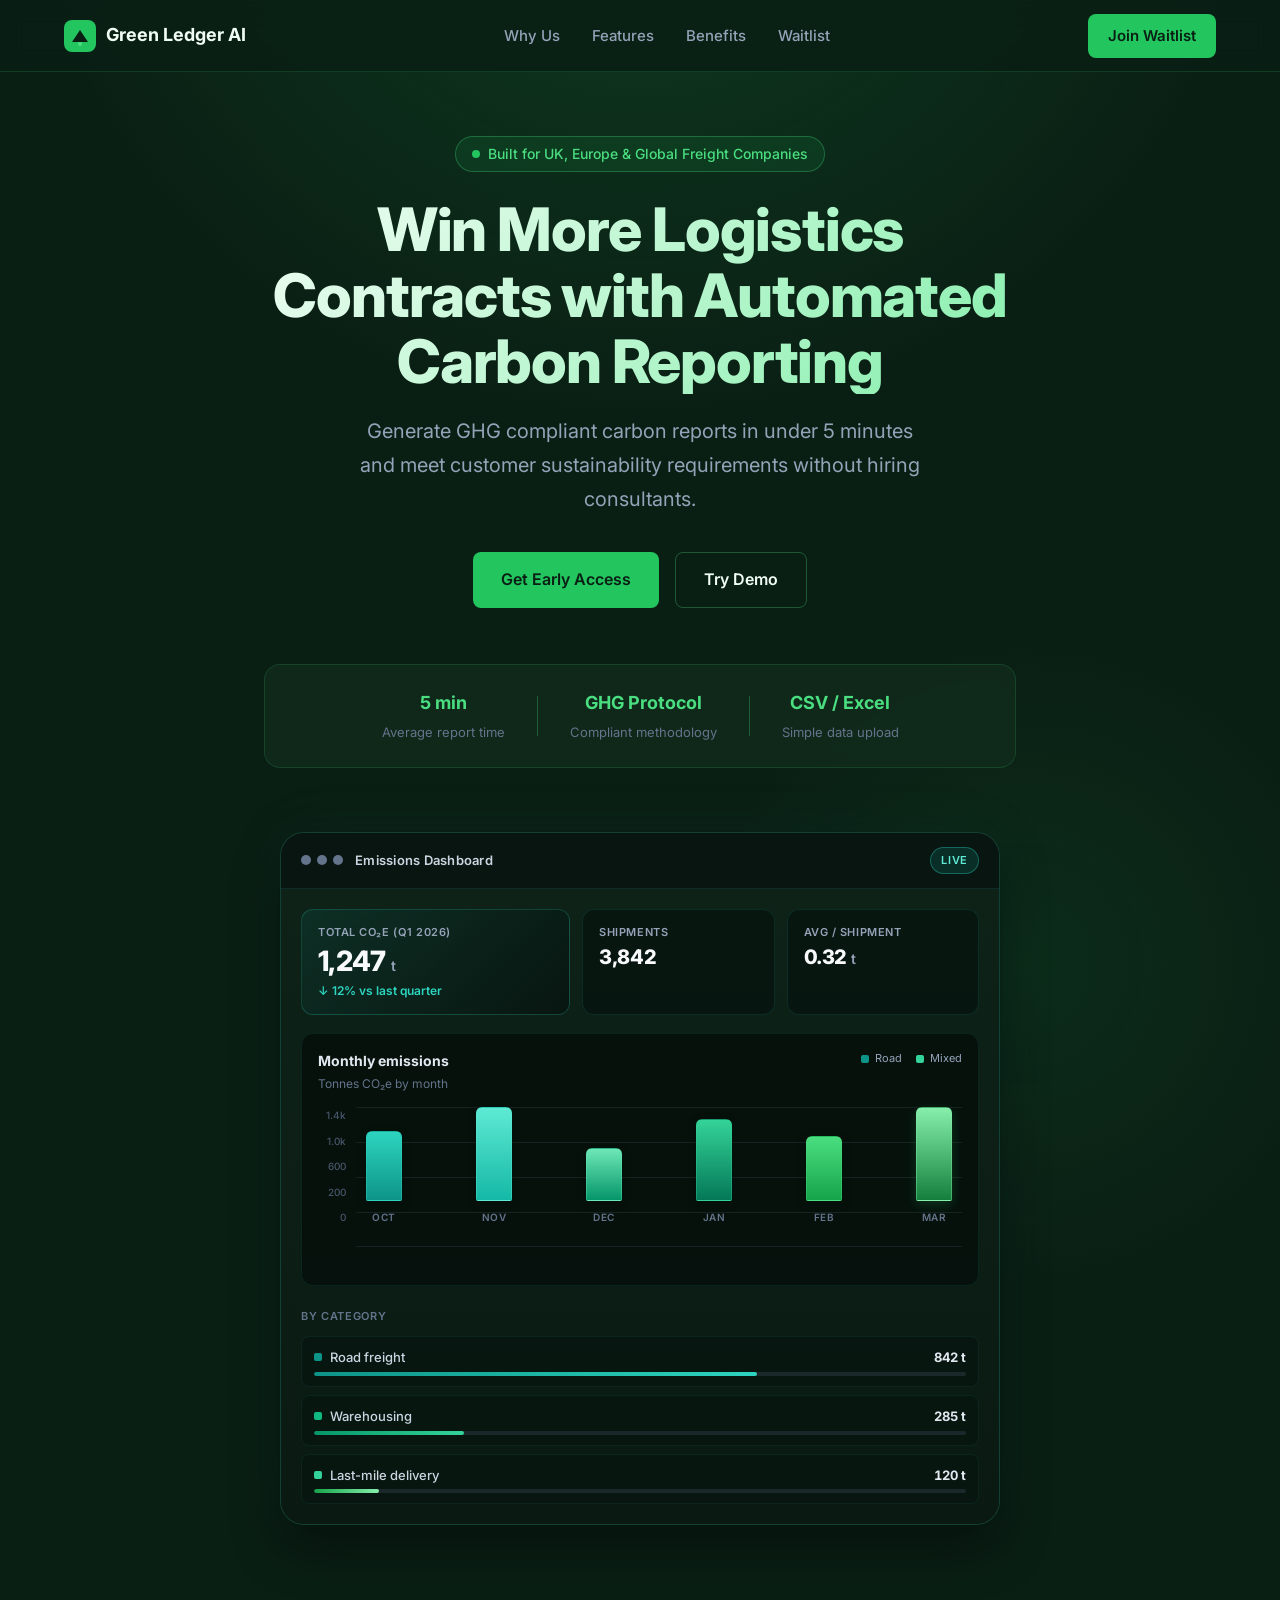
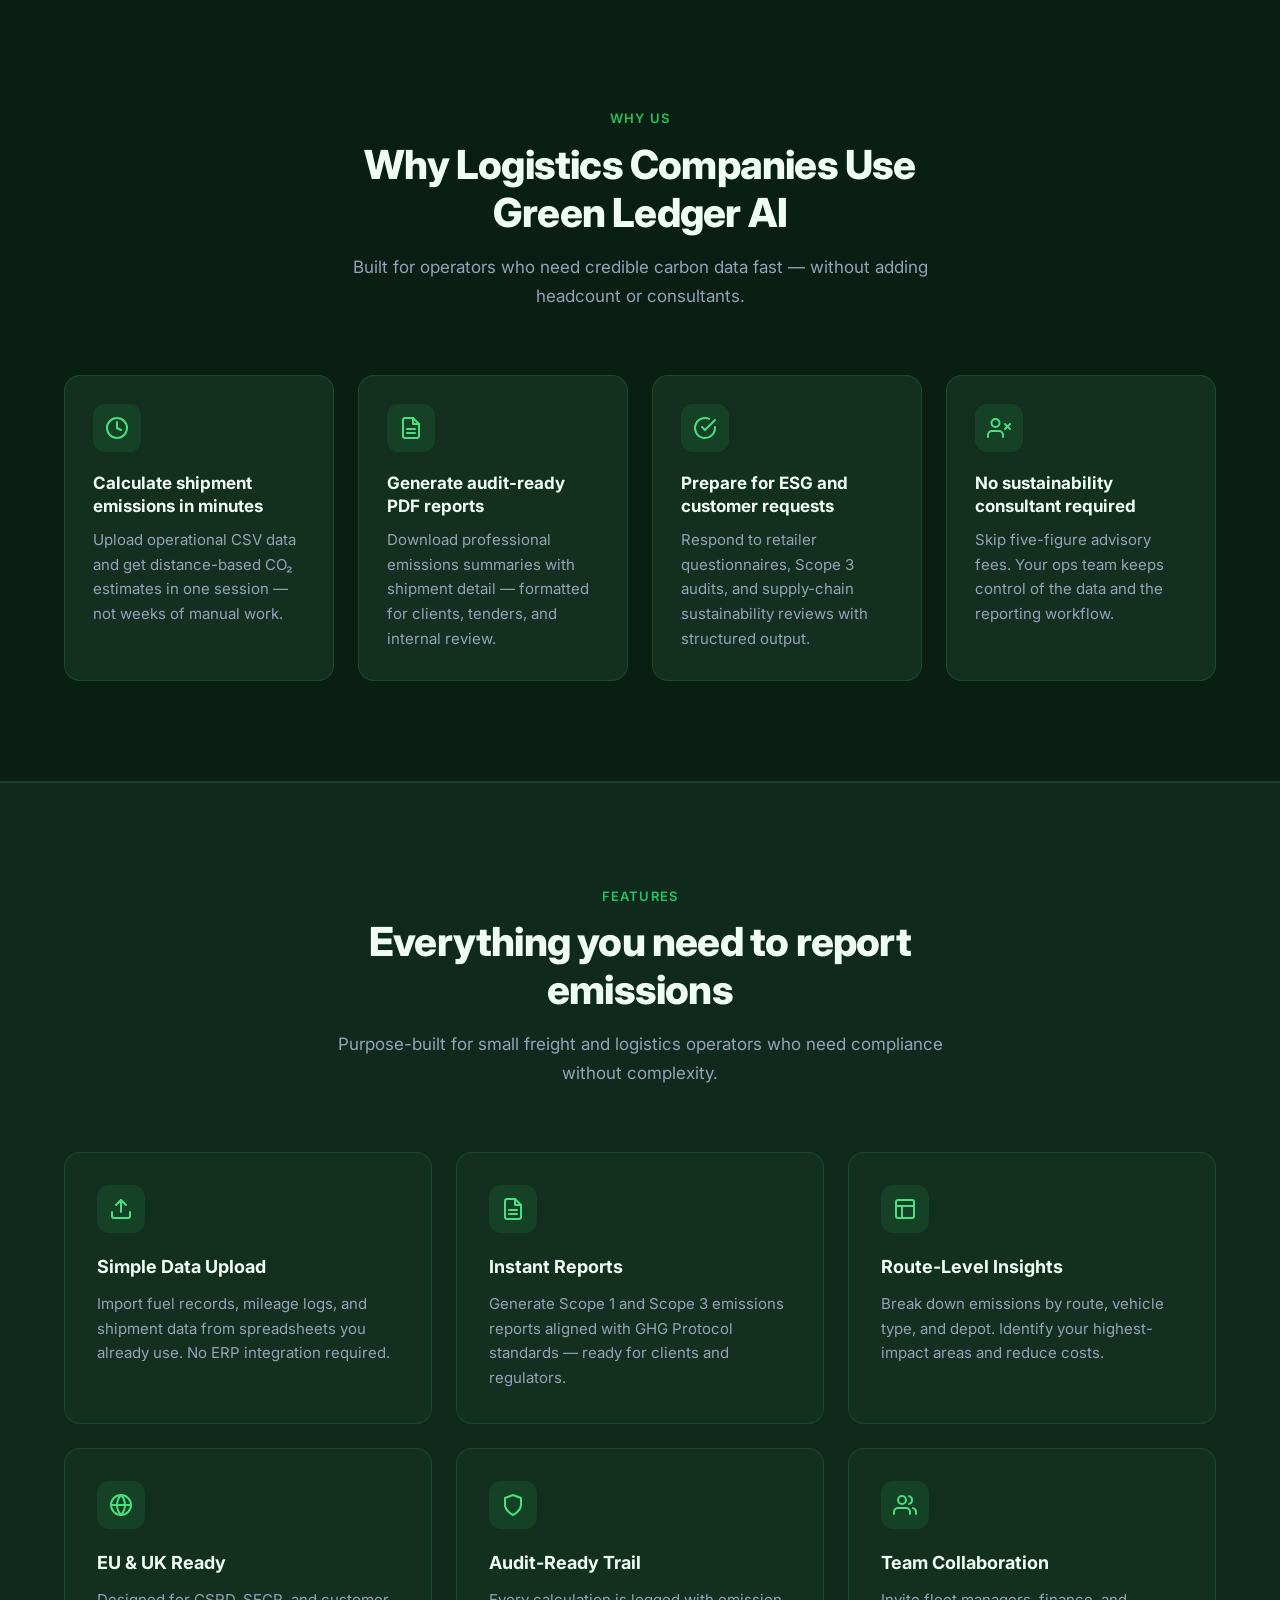
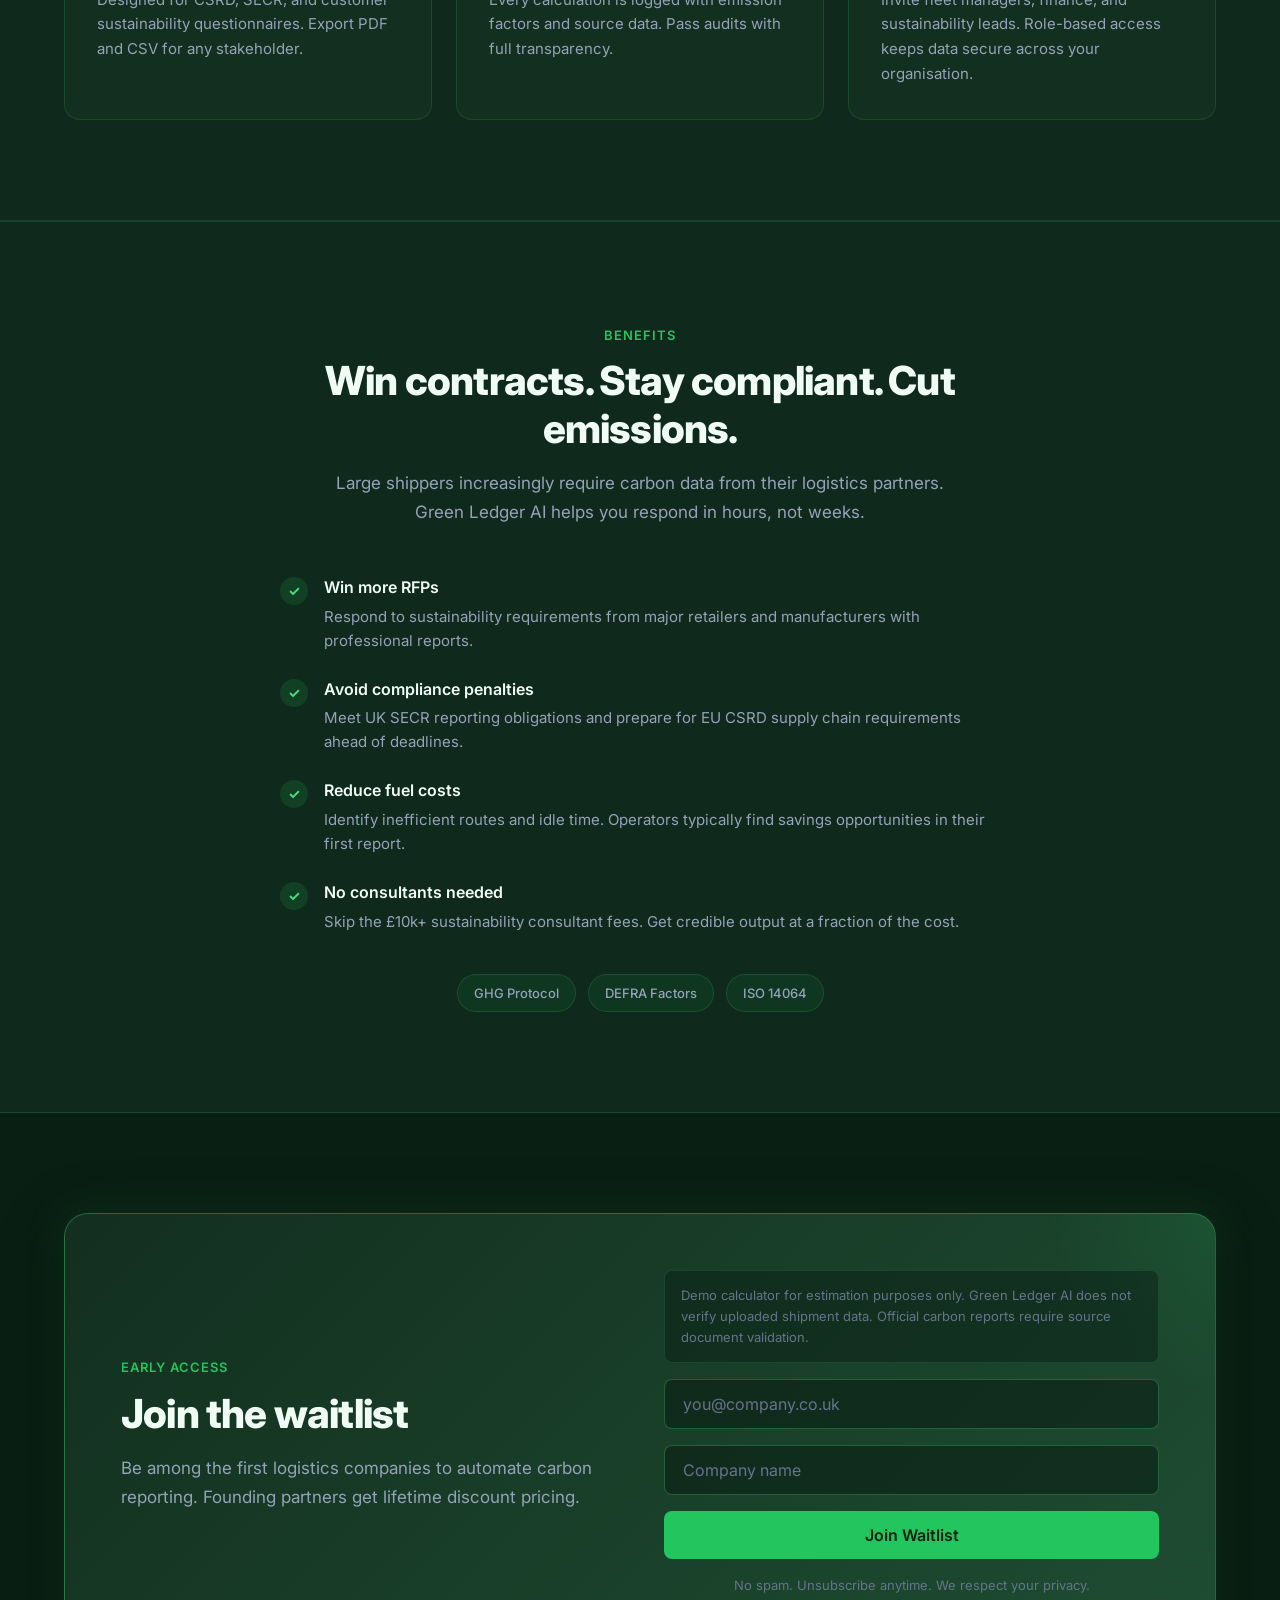
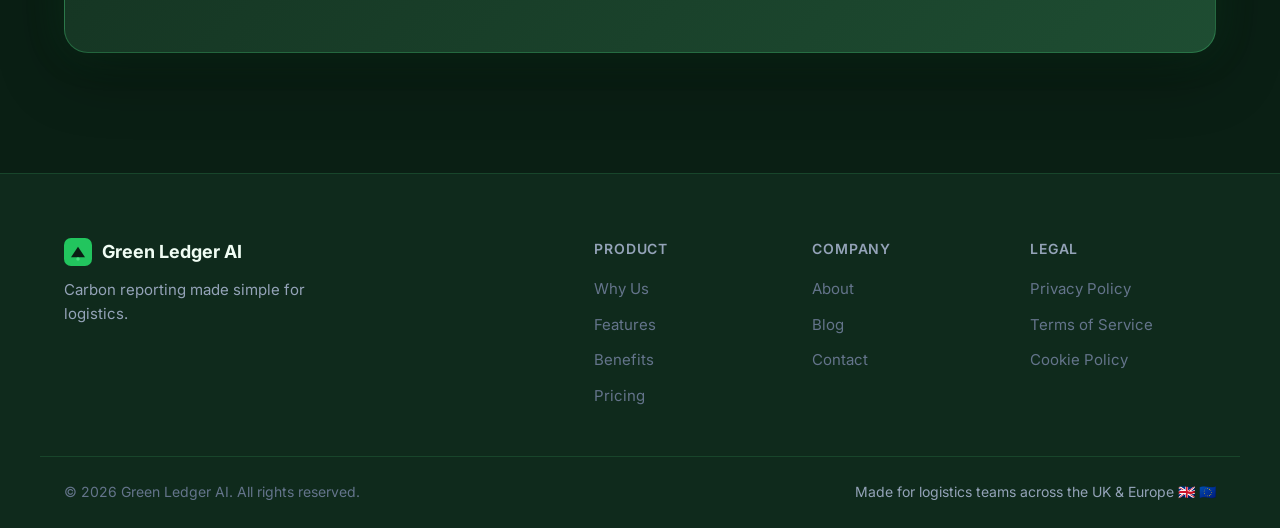
<file: index.html>
<!DOCTYPE html>
<html lang="en">
<head>
  <meta charset="UTF-8">
  <meta name="viewport" content="width=device-width, initial-scale=1.0">
  <meta name="description" content="Green Ledger AI — Win more logistics contracts with automated carbon reporting. Generate GHG compliant carbon reports in under 5 minutes.">
  <title>Green Ledger AI — Automated Carbon Reporting for Logistics</title>
  <link rel="preconnect" href="https://fonts.googleapis.com">
  <link rel="preconnect" href="https://fonts.gstatic.com" crossorigin>
  <link href="https://fonts.googleapis.com/css2?family=Inter:wght@400;500;600;700;800&display=swap" rel="stylesheet">
  <link rel="stylesheet" href="styles.css">
</head>
<body>
  <!-- Navigation -->
  <header class="header" id="header">
    <nav class="nav container">
      <a href="#" class="logo">
        <span class="logo-icon" aria-hidden="true">
          <svg width="32" height="32" viewBox="0 0 32 32" fill="none" xmlns="http://www.w3.org/2000/svg">
            <rect width="32" height="32" rx="8" fill="currentColor"/>
            <path d="M8 22L16 10L24 22H8Z" fill="#0a1f14"/>
            <circle cx="16" cy="24" r="2" fill="#4ade80"/>
          </svg>
        </span>
        Green Ledger AI
      </a>
      <ul class="nav-links" id="navLinks">
        <li><a href="#why">Why Us</a></li>
        <li><a href="#features">Features</a></li>
        <li><a href="#benefits">Benefits</a></li>
        <li><a href="#waitlist">Waitlist</a></li>
      </ul>
      <a href="#waitlist" class="btn btn-primary nav-cta">Join Waitlist</a>
      <button class="nav-toggle" id="navToggle" aria-label="Toggle navigation menu" aria-expanded="false">
        <span></span>
        <span></span>
        <span></span>
      </button>
    </nav>
  </header>

  <main>
    <!-- Hero Section -->
    <section class="hero" id="hero">
      <div class="hero-bg" aria-hidden="true"></div>
      <div class="container hero-content">
        <div class="hero-badge">
          <span class="badge-dot"></span>
          Built for UK, Europe &amp; Global Freight Companies
        </div>
        <h1 class="hero-title">Win More Logistics Contracts with Automated Carbon Reporting</h1>
        <p class="hero-subtitle">Generate GHG compliant carbon reports in under 5 minutes and meet customer sustainability requirements without hiring consultants.</p>
        <div class="hero-actions">
          <a href="#waitlist" class="btn btn-primary btn-lg">Get Early Access</a>
          <a href="upload.html" class="btn btn-secondary btn-lg">Try Demo</a>
        </div>
        <div class="hero-stats">
          <div class="stat">
            <span class="stat-value">5 min</span>
            <span class="stat-label">Average report time</span>
          </div>
          <div class="stat-divider" aria-hidden="true"></div>
          <div class="stat">
            <span class="stat-value">GHG Protocol</span>
            <span class="stat-label">Compliant methodology</span>
          </div>
          <div class="stat-divider" aria-hidden="true"></div>
          <div class="stat">
            <span class="stat-value">CSV / Excel</span>
            <span class="stat-label">Simple data upload</span>
          </div>
        </div>
      </div>
      <div class="hero-visual container" aria-hidden="true">
        <div class="dashboard-preview">
          <div class="dashboard-header">
            <div class="dashboard-dots">
              <span></span><span></span><span></span>
            </div>
            <span class="dashboard-title">Emissions Dashboard</span>
            <span class="dashboard-live">Live</span>
          </div>
          <div class="dashboard-body">
            <div class="dashboard-metrics">
              <div class="metric-card metric-card--primary">
                <span class="metric-label">Total CO₂e (Q1 2026)</span>
                <span class="metric-value">1,247 <small>t</small></span>
                <span class="metric-change positive">↓ 12% vs last quarter</span>
              </div>
              <div class="metric-card metric-card--compact">
                <span class="metric-label">Shipments</span>
                <span class="metric-value metric-value--sm">3,842</span>
              </div>
              <div class="metric-card metric-card--compact">
                <span class="metric-label">Avg / shipment</span>
                <span class="metric-value metric-value--sm">0.32 <small>t</small></span>
              </div>
            </div>
            <div class="chart-panel">
              <div class="chart-panel-header">
                <div>
                  <h3 class="chart-title">Monthly emissions</h3>
                  <p class="chart-subtitle">Tonnes CO₂e by month</p>
                </div>
                <span class="chart-legend">
                  <span class="chart-legend-item"><span class="legend-swatch legend-swatch--1"></span> Road</span>
                  <span class="chart-legend-item"><span class="legend-swatch legend-swatch--3"></span> Mixed</span>
                </span>
              </div>
              <div class="chart-container">
                <div class="chart-y-axis" aria-hidden="true">
                  <span>1.4k</span>
                  <span>1.0k</span>
                  <span>600</span>
                  <span>200</span>
                  <span>0</span>
                </div>
                <div class="chart-area">
                  <div class="chart-grid" aria-hidden="true">
                    <span></span><span></span><span></span><span></span><span></span>
                  </div>
                  <div class="chart-bars">
                    <div class="chart-bar-wrap">
                      <div class="chart-bar chart-bar--1" style="--h: 60%" title="Oct"></div>
                      <span class="chart-bar-label">Oct</span>
                    </div>
                    <div class="chart-bar-wrap">
                      <div class="chart-bar chart-bar--2" style="--h: 85%" title="Nov"></div>
                      <span class="chart-bar-label">Nov</span>
                    </div>
                    <div class="chart-bar-wrap">
                      <div class="chart-bar chart-bar--3" style="--h: 45%" title="Dec"></div>
                      <span class="chart-bar-label">Dec</span>
                    </div>
                    <div class="chart-bar-wrap">
                      <div class="chart-bar chart-bar--4" style="--h: 70%" title="Jan"></div>
                      <span class="chart-bar-label">Jan</span>
                    </div>
                    <div class="chart-bar-wrap">
                      <div class="chart-bar chart-bar--5" style="--h: 55%" title="Feb"></div>
                      <span class="chart-bar-label">Feb</span>
                    </div>
                    <div class="chart-bar-wrap">
                      <div class="chart-bar chart-bar--6" style="--h: 90%" title="Mar"></div>
                      <span class="chart-bar-label">Mar</span>
                    </div>
                  </div>
                </div>
              </div>
            </div>
            <div class="dashboard-breakdown">
              <h3 class="breakdown-title">By category</h3>
              <div class="dashboard-rows">
                <div class="dashboard-row">
                  <span class="row-label"><span class="row-dot row-dot--1"></span>Road freight</span>
                  <span class="row-value">842 t</span>
                  <span class="row-bar"><span class="row-bar-fill row-bar-fill--1" style="--w: 68%"></span></span>
                </div>
                <div class="dashboard-row">
                  <span class="row-label"><span class="row-dot row-dot--2"></span>Warehousing</span>
                  <span class="row-value">285 t</span>
                  <span class="row-bar"><span class="row-bar-fill row-bar-fill--2" style="--w: 23%"></span></span>
                </div>
                <div class="dashboard-row">
                  <span class="row-label"><span class="row-dot row-dot--3"></span>Last-mile delivery</span>
                  <span class="row-value">120 t</span>
                  <span class="row-bar"><span class="row-bar-fill row-bar-fill--3" style="--w: 10%"></span></span>
                </div>
              </div>
            </div>
          </div>
        </div>
      </div>
    </section>

    <!-- Why Logistics Companies Use Green Ledger AI -->
    <section class="why section" id="why">
      <div class="container">
        <div class="section-header">
          <span class="section-tag">Why Us</span>
          <h2 class="section-title">Why Logistics Companies Use Green Ledger AI</h2>
          <p class="section-desc">Built for operators who need credible carbon data fast — without adding headcount or consultants.</p>
        </div>
        <div class="why-grid">
          <article class="why-card">
            <div class="why-icon" aria-hidden="true">
              <svg width="24" height="24" viewBox="0 0 24 24" fill="none" stroke="currentColor" stroke-width="2" stroke-linecap="round" stroke-linejoin="round"><circle cx="12" cy="12" r="10"/><polyline points="12 6 12 12 16 14"/></svg>
            </div>
            <h3>Calculate shipment emissions in minutes</h3>
            <p>Upload operational CSV data and get distance-based CO₂ estimates in one session — not weeks of manual work.</p>
          </article>
          <article class="why-card">
            <div class="why-icon" aria-hidden="true">
              <svg width="24" height="24" viewBox="0 0 24 24" fill="none" stroke="currentColor" stroke-width="2" stroke-linecap="round" stroke-linejoin="round"><path d="M14 2H6a2 2 0 0 0-2 2v16a2 2 0 0 0 2 2h12a2 2 0 0 0 2-2V8z"/><polyline points="14 2 14 8 20 8"/><line x1="16" y1="13" x2="8" y2="13"/><line x1="16" y1="17" x2="8" y2="17"/></svg>
            </div>
            <h3>Generate audit-ready PDF reports</h3>
            <p>Download professional emissions summaries with shipment detail — formatted for clients, tenders, and internal review.</p>
          </article>
          <article class="why-card">
            <div class="why-icon" aria-hidden="true">
              <svg width="24" height="24" viewBox="0 0 24 24" fill="none" stroke="currentColor" stroke-width="2" stroke-linecap="round" stroke-linejoin="round"><path d="M22 11.08V12a10 10 0 1 1-5.93-9.14"/><polyline points="22 4 12 14.01 9 11.01"/></svg>
            </div>
            <h3>Prepare for ESG and customer requests</h3>
            <p>Respond to retailer questionnaires, Scope 3 audits, and supply-chain sustainability reviews with structured output.</p>
          </article>
          <article class="why-card">
            <div class="why-icon" aria-hidden="true">
              <svg width="24" height="24" viewBox="0 0 24 24" fill="none" stroke="currentColor" stroke-width="2" stroke-linecap="round" stroke-linejoin="round"><path d="M16 21v-2a4 4 0 0 0-4-4H5a4 4 0 0 0-4 4v2"/><circle cx="8.5" cy="7" r="4"/><line x1="18" y1="8" x2="23" y2="13"/><line x1="23" y1="8" x2="18" y2="13"/></svg>
            </div>
            <h3>No sustainability consultant required</h3>
            <p>Skip five-figure advisory fees. Your ops team keeps control of the data and the reporting workflow.</p>
          </article>
        </div>
      </div>
    </section>

    <!-- Features Section -->
    <section class="features section" id="features">
      <div class="container">
        <div class="section-header">
          <span class="section-tag">Features</span>
          <h2 class="section-title">Everything you need to report emissions</h2>
          <p class="section-desc">Purpose-built for small freight and logistics operators who need compliance without complexity.</p>
        </div>
        <div class="features-grid">
          <article class="feature-card">
            <div class="feature-icon">
              <svg width="24" height="24" viewBox="0 0 24 24" fill="none" stroke="currentColor" stroke-width="2" stroke-linecap="round" stroke-linejoin="round"><path d="M21 15v4a2 2 0 0 1-2 2H5a2 2 0 0 1-2-2v-4"/><polyline points="17 8 12 3 7 8"/><line x1="12" y1="3" x2="12" y2="15"/></svg>
            </div>
            <h3>Simple Data Upload</h3>
            <p>Import fuel records, mileage logs, and shipment data from spreadsheets you already use. No ERP integration required.</p>
          </article>
          <article class="feature-card">
            <div class="feature-icon">
              <svg width="24" height="24" viewBox="0 0 24 24" fill="none" stroke="currentColor" stroke-width="2" stroke-linecap="round" stroke-linejoin="round"><path d="M14 2H6a2 2 0 0 0-2 2v16a2 2 0 0 0 2 2h12a2 2 0 0 0 2-2V8z"/><polyline points="14 2 14 8 20 8"/><line x1="16" y1="13" x2="8" y2="13"/><line x1="16" y1="17" x2="8" y2="17"/></svg>
            </div>
            <h3>Instant Reports</h3>
            <p>Generate Scope 1 and Scope 3 emissions reports aligned with GHG Protocol standards — ready for clients and regulators.</p>
          </article>
          <article class="feature-card">
            <div class="feature-icon">
              <svg width="24" height="24" viewBox="0 0 24 24" fill="none" stroke="currentColor" stroke-width="2" stroke-linecap="round" stroke-linejoin="round"><rect x="3" y="3" width="18" height="18" rx="2"/><path d="M3 9h18"/><path d="M9 21V9"/></svg>
            </div>
            <h3>Route-Level Insights</h3>
            <p>Break down emissions by route, vehicle type, and depot. Identify your highest-impact areas and reduce costs.</p>
          </article>
          <article class="feature-card">
            <div class="feature-icon">
              <svg width="24" height="24" viewBox="0 0 24 24" fill="none" stroke="currentColor" stroke-width="2" stroke-linecap="round" stroke-linejoin="round"><circle cx="12" cy="12" r="10"/><line x1="2" y1="12" x2="22" y2="12"/><path d="M12 2a15.3 15.3 0 0 1 4 10 15.3 15.3 0 0 1-4 10 15.3 15.3 0 0 1-4-10 15.3 15.3 0 0 1 4-10z"/></svg>
            </div>
            <h3>EU &amp; UK Ready</h3>
            <p>Designed for CSRD, SECR, and customer sustainability questionnaires. Export PDF and CSV for any stakeholder.</p>
          </article>
          <article class="feature-card">
            <div class="feature-icon">
              <svg width="24" height="24" viewBox="0 0 24 24" fill="none" stroke="currentColor" stroke-width="2" stroke-linecap="round" stroke-linejoin="round"><path d="M12 22s8-4 8-10V5l-8-3-8 3v7c0 6 8 10 8 10z"/></svg>
            </div>
            <h3>Audit-Ready Trail</h3>
            <p>Every calculation is logged with emission factors and source data. Pass audits with full transparency.</p>
          </article>
          <article class="feature-card">
            <div class="feature-icon">
              <svg width="24" height="24" viewBox="0 0 24 24" fill="none" stroke="currentColor" stroke-width="2" stroke-linecap="round" stroke-linejoin="round"><path d="M17 21v-2a4 4 0 0 0-4-4H5a4 4 0 0 0-4 4v2"/><circle cx="9" cy="7" r="4"/><path d="M23 21v-2a4 4 0 0 0-3-3.87"/><path d="M16 3.13a4 4 0 0 1 0 7.75"/></svg>
            </div>
            <h3>Team Collaboration</h3>
            <p>Invite fleet managers, finance, and sustainability leads. Role-based access keeps data secure across your organisation.</p>
          </article>
        </div>
      </div>
    </section>

    <!-- Benefits Section -->
    <section class="benefits section" id="benefits">
      <div class="container">
        <div class="benefits-inner">
          <div class="section-header">
            <span class="section-tag">Benefits</span>
            <h2 class="section-title">Win contracts. Stay compliant. Cut emissions.</h2>
            <p class="section-desc">Large shippers increasingly require carbon data from their logistics partners. Green Ledger AI helps you respond in hours, not weeks.</p>
          </div>
          <ul class="benefits-list">
            <li>
              <span class="check-icon" aria-hidden="true">✓</span>
              <div>
                <strong>Win more RFPs</strong>
                <p>Respond to sustainability requirements from major retailers and manufacturers with professional reports.</p>
              </div>
            </li>
            <li>
              <span class="check-icon" aria-hidden="true">✓</span>
              <div>
                <strong>Avoid compliance penalties</strong>
                <p>Meet UK SECR reporting obligations and prepare for EU CSRD supply chain requirements ahead of deadlines.</p>
              </div>
            </li>
            <li>
              <span class="check-icon" aria-hidden="true">✓</span>
              <div>
                <strong>Reduce fuel costs</strong>
                <p>Identify inefficient routes and idle time. Operators typically find savings opportunities in their first report.</p>
              </div>
            </li>
            <li>
              <span class="check-icon" aria-hidden="true">✓</span>
              <div>
                <strong>No consultants needed</strong>
                <p>Skip the £10k+ sustainability consultant fees. Get credible output at a fraction of the cost.</p>
              </div>
            </li>
          </ul>
          <div class="trust-badges trust-badges--centered">
            <span>GHG Protocol</span>
            <span>DEFRA Factors</span>
            <span>ISO 14064</span>
          </div>
        </div>
      </div>
    </section>

    <!-- Waitlist Section -->
    <section class="waitlist section" id="waitlist">
      <div class="container">
        <div class="waitlist-card">
          <div class="waitlist-content">
            <span class="section-tag">Early Access</span>
            <h2 class="section-title">Join the waitlist</h2>
            <p class="section-desc">Be among the first logistics companies to automate carbon reporting. Founding partners get lifetime discount pricing.</p>
          </div>
          <form
            class="waitlist-form"
            id="waitlistForm"
            action="https://formspree.io/f/xnjrynyr"
            method="POST"
            novalidate
          >
            <p class="waitlist-disclaimer" role="note">
              Demo calculator for estimation purposes only. Green Ledger AI does not verify uploaded shipment data. Official carbon reports require source document validation.
            </p>
            <div class="form-group">
              <label for="email" class="visually-hidden">Email address</label>
              <input
                type="email"
                id="email"
                name="email"
                placeholder="you@company.co.uk"
                required
                autocomplete="email"
              >
            </div>
            <div class="form-group">
              <label for="company" class="visually-hidden">Company name</label>
              <input
                type="text"
                id="company"
                name="company"
                placeholder="Company name"
                required
                autocomplete="organization"
              >
            </div>
            <button type="submit" class="btn btn-primary btn-lg btn-full" id="waitlistSubmit">Join Waitlist</button>
            <p class="form-error" id="formError" role="alert" hidden>Something went wrong. Please try again.</p>
            <p class="form-note">No spam. Unsubscribe anytime. We respect your privacy.</p>
          </form>
          <div class="form-success" id="formSuccess" hidden>
            <div class="success-icon" aria-hidden="true">✓</div>
            <h3>You're on the list!</h3>
            <p>Thanks for joining. We'll be in touch when early access opens.</p>
          </div>
        </div>
      </div>
    </section>
  </main>

  <!-- Footer -->
  <footer class="footer">
    <div class="container footer-content">
      <div class="footer-brand">
        <a href="#" class="logo">
          <span class="logo-icon" aria-hidden="true">
            <svg width="28" height="28" viewBox="0 0 32 32" fill="none" xmlns="http://www.w3.org/2000/svg">
              <rect width="32" height="32" rx="8" fill="currentColor"/>
              <path d="M8 22L16 10L24 22H8Z" fill="#0a1f14"/>
              <circle cx="16" cy="24" r="2" fill="#4ade80"/>
            </svg>
          </span>
          Green Ledger AI
        </a>
        <p class="footer-tagline">Carbon reporting made simple for logistics.</p>
      </div>
      <div class="footer-links">
        <div class="footer-col">
          <h4>Product</h4>
          <ul>
            <li><a href="#why">Why Us</a></li>
            <li><a href="#features">Features</a></li>
            <li><a href="#benefits">Benefits</a></li>
            <li><a href="#waitlist">Pricing</a></li>
          </ul>
        </div>
        <div class="footer-col">
          <h4>Company</h4>
          <ul>
            <li><a href="#">About</a></li>
            <li><a href="#">Blog</a></li>
            <li><a href="#">Contact</a></li>
          </ul>
        </div>
        <div class="footer-col">
          <h4>Legal</h4>
          <ul>
            <li><a href="#">Privacy Policy</a></li>
            <li><a href="#">Terms of Service</a></li>
            <li><a href="#">Cookie Policy</a></li>
          </ul>
        </div>
      </div>
    </div>
    <div class="footer-bottom container">
      <p>&copy; 2026 Green Ledger AI. All rights reserved.</p>
      <p class="footer-location">Made for logistics teams across the UK &amp; Europe 🇬🇧 🇪🇺</p>
    </div>
  </footer>

  <script src="script.js"></script>
</body>
</html>
</file>
<file: styles.css>
/* ============================================
   Green Ledger AI — Landing Page Styles
   ============================================ */

:root {
  --color-bg: #0a1f14;
  --color-bg-elevated: #0f2a1c;
  --color-bg-card: #132f1f;
  --color-bg-card-hover: #1a3d28;
  --color-surface: #1e4d32;
  --color-primary: #22c55e;
  --color-primary-light: #4ade80;
  --color-primary-dark: #16a34a;
  --color-accent: #86efac;
  --color-text: #f0fdf4;
  --color-text-muted: #94a3b8;
  --color-text-subtle: #64748b;
  --color-border: rgba(74, 222, 128, 0.15);
  --color-border-strong: rgba(74, 222, 128, 0.3);
  --font-family: 'Inter', -apple-system, BlinkMacSystemFont, 'Segoe UI', sans-serif;
  --radius-sm: 8px;
  --radius-md: 12px;
  --radius-lg: 16px;
  --radius-xl: 24px;
  --shadow-sm: 0 2px 8px rgba(0, 0, 0, 0.2);
  --shadow-md: 0 8px 32px rgba(0, 0, 0, 0.3);
  --shadow-lg: 0 16px 64px rgba(0, 0, 0, 0.4);
  --shadow-glow: 0 0 40px rgba(34, 197, 94, 0.15);
  --transition: 0.2s ease;
  --header-height: 72px;
}

*, *::before, *::after {
  box-sizing: border-box;
  margin: 0;
  padding: 0;
}

html {
  scroll-behavior: smooth;
  scroll-padding-top: var(--header-height);
}

body {
  font-family: var(--font-family);
  background-color: var(--color-bg);
  color: var(--color-text);
  line-height: 1.6;
  -webkit-font-smoothing: antialiased;
  overflow-x: hidden;
}

img, svg {
  display: block;
  max-width: 100%;
}

a {
  color: inherit;
  text-decoration: none;
}

ul {
  list-style: none;
}

.visually-hidden {
  position: absolute;
  width: 1px;
  height: 1px;
  padding: 0;
  margin: -1px;
  overflow: hidden;
  clip: rect(0, 0, 0, 0);
  white-space: nowrap;
  border: 0;
}

.container {
  width: 100%;
  max-width: 1200px;
  margin: 0 auto;
  padding: 0 24px;
}

/* ---- Buttons ---- */
.btn {
  display: inline-flex;
  align-items: center;
  justify-content: center;
  gap: 8px;
  padding: 10px 20px;
  font-family: inherit;
  font-size: 0.9375rem;
  font-weight: 600;
  border-radius: var(--radius-sm);
  border: none;
  cursor: pointer;
  transition: all var(--transition);
  white-space: nowrap;
}

.btn-primary {
  background: var(--color-primary);
  color: var(--color-bg);
}

.btn-primary:hover {
  background: var(--color-primary-light);
  transform: translateY(-1px);
  box-shadow: 0 4px 20px rgba(34, 197, 94, 0.4);
}

.btn-secondary {
  background: transparent;
  color: var(--color-text);
  border: 1px solid var(--color-border-strong);
}

.btn-secondary:hover {
  background: rgba(74, 222, 128, 0.08);
  border-color: var(--color-primary-light);
}

.btn-lg {
  padding: 14px 28px;
  font-size: 1rem;
}

.btn-full {
  width: 100%;
}

/* ---- Header / Nav ---- */
.header {
  position: fixed;
  top: 0;
  left: 0;
  right: 0;
  z-index: 100;
  height: var(--header-height);
  background: rgba(10, 31, 20, 0.85);
  backdrop-filter: blur(12px);
  border-bottom: 1px solid var(--color-border);
  transition: background var(--transition), box-shadow var(--transition);
}

.header.scrolled {
  background: rgba(10, 31, 20, 0.95);
  box-shadow: var(--shadow-sm);
}

.nav {
  display: flex;
  align-items: center;
  justify-content: space-between;
  height: 100%;
  gap: 24px;
}

.logo {
  display: flex;
  align-items: center;
  gap: 10px;
  font-weight: 700;
  font-size: 1.125rem;
  color: var(--color-text);
  flex-shrink: 0;
}

.logo-icon {
  color: var(--color-primary);
}

.nav-links {
  display: flex;
  align-items: center;
  gap: 32px;
}

.nav-links a {
  font-size: 0.9375rem;
  font-weight: 500;
  color: var(--color-text-muted);
  transition: color var(--transition);
}

.nav-links a:hover {
  color: var(--color-primary-light);
}

.nav-cta {
  flex-shrink: 0;
}

.nav-toggle {
  display: none;
  flex-direction: column;
  gap: 5px;
  background: none;
  border: none;
  cursor: pointer;
  padding: 4px;
}

.nav-toggle span {
  display: block;
  width: 24px;
  height: 2px;
  background: var(--color-text);
  border-radius: 2px;
  transition: all var(--transition);
}

.nav-toggle.active span:nth-child(1) {
  transform: translateY(7px) rotate(45deg);
}

.nav-toggle.active span:nth-child(2) {
  opacity: 0;
}

.nav-toggle.active span:nth-child(3) {
  transform: translateY(-7px) rotate(-45deg);
}

/* ---- Hero ---- */
.hero {
  position: relative;
  padding: calc(var(--header-height) + 64px) 0 80px;
  min-height: 100vh;
  display: flex;
  flex-direction: column;
  align-items: center;
}

.hero-bg {
  position: absolute;
  inset: 0;
  background:
    radial-gradient(ellipse 80% 60% at 50% -10%, rgba(34, 197, 94, 0.18) 0%, transparent 60%),
    radial-gradient(ellipse 50% 40% at 80% 60%, rgba(34, 197, 94, 0.08) 0%, transparent 50%),
    var(--color-bg);
  pointer-events: none;
}

.hero-content {
  position: relative;
  text-align: center;
  max-width: 800px;
  margin-bottom: 64px;
}

.hero-badge {
  display: inline-flex;
  align-items: center;
  gap: 8px;
  padding: 6px 16px;
  background: rgba(34, 197, 94, 0.1);
  border: 1px solid var(--color-border-strong);
  border-radius: 100px;
  font-size: 0.875rem;
  font-weight: 500;
  color: var(--color-primary-light);
  margin-bottom: 24px;
}

.badge-dot {
  width: 8px;
  height: 8px;
  background: var(--color-primary);
  border-radius: 50%;
  animation: pulse 2s infinite;
}

@keyframes pulse {
  0%, 100% { opacity: 1; transform: scale(1); }
  50% { opacity: 0.6; transform: scale(0.85); }
}

.hero-title {
  font-size: clamp(2.25rem, 5vw, 3.75rem);
  font-weight: 800;
  line-height: 1.1;
  letter-spacing: -0.02em;
  margin-bottom: 20px;
  background: linear-gradient(135deg, var(--color-text) 0%, var(--color-accent) 100%);
  -webkit-background-clip: text;
  -webkit-text-fill-color: transparent;
  background-clip: text;
}

.hero-subtitle {
  font-size: clamp(1.0625rem, 2vw, 1.25rem);
  color: var(--color-text-muted);
  max-width: 560px;
  margin: 0 auto 36px;
  line-height: 1.7;
}

.hero-actions {
  display: flex;
  gap: 16px;
  justify-content: center;
  flex-wrap: wrap;
  margin-bottom: 56px;
}

.hero-stats {
  display: flex;
  align-items: center;
  justify-content: center;
  gap: 32px;
  flex-wrap: wrap;
  padding: 24px 32px;
  background: rgba(19, 47, 31, 0.6);
  border: 1px solid var(--color-border);
  border-radius: var(--radius-lg);
  backdrop-filter: blur(8px);
}

.stat {
  display: flex;
  flex-direction: column;
  align-items: center;
  gap: 4px;
}

.stat-value {
  font-size: 1.125rem;
  font-weight: 700;
  color: var(--color-primary-light);
}

.stat-label {
  font-size: 0.8125rem;
  color: var(--color-text-subtle);
}

.stat-divider {
  width: 1px;
  height: 40px;
  background: var(--color-border-strong);
}

/* Dashboard Preview */
.hero-visual {
  position: relative;
  width: 100%;
}

.dashboard-preview {
  background: #0c1a12;
  border: 1px solid rgba(45, 212, 191, 0.2);
  border-radius: var(--radius-xl);
  overflow: hidden;
  box-shadow:
    0 24px 48px rgba(0, 0, 0, 0.45),
    0 0 0 1px rgba(255, 255, 255, 0.04) inset,
    0 0 60px rgba(13, 148, 136, 0.08);
  max-width: 720px;
  margin: 0 auto;
  animation: float 6s ease-in-out infinite;
}

@keyframes float {
  0%, 100% { transform: translateY(0); }
  50% { transform: translateY(-8px); }
}

.dashboard-header {
  display: flex;
  align-items: center;
  gap: 12px;
  padding: 14px 20px;
  background: #081510;
  border-bottom: 1px solid rgba(45, 212, 191, 0.12);
}

.dashboard-dots {
  display: flex;
  gap: 6px;
}

.dashboard-dots span {
  width: 10px;
  height: 10px;
  border-radius: 50%;
}

.dashboard-dots span:nth-child(1) { background: #64748b; }
.dashboard-dots span:nth-child(2) { background: #64748b; }
.dashboard-dots span:nth-child(3) { background: #64748b; }

.dashboard-title {
  flex: 1;
  font-size: 0.8125rem;
  color: #cbd5e1;
  font-weight: 600;
  letter-spacing: 0.02em;
}

.dashboard-live {
  font-size: 0.6875rem;
  font-weight: 600;
  text-transform: uppercase;
  letter-spacing: 0.06em;
  color: #5eead4;
  background: rgba(13, 148, 136, 0.2);
  border: 1px solid rgba(45, 212, 191, 0.35);
  padding: 4px 10px;
  border-radius: 100px;
}

.dashboard-body {
  padding: 20px;
  display: flex;
  flex-direction: column;
  gap: 18px;
  background: linear-gradient(180deg, #0e2218 0%, #0a1a12 100%);
}

/* KPI row */
.dashboard-metrics {
  display: grid;
  grid-template-columns: 1.4fr 1fr 1fr;
  gap: 12px;
}

.metric-card {
  display: flex;
  flex-direction: column;
  gap: 4px;
  padding: 14px 16px;
  background: rgba(8, 21, 16, 0.85);
  border: 1px solid rgba(45, 212, 191, 0.12);
  border-radius: var(--radius-md);
}

.metric-card--primary {
  border-color: rgba(45, 212, 191, 0.22);
  background: linear-gradient(135deg, rgba(13, 148, 136, 0.12) 0%, rgba(8, 21, 16, 0.9) 100%);
}

.metric-label {
  font-size: 0.6875rem;
  font-weight: 600;
  text-transform: uppercase;
  letter-spacing: 0.05em;
  color: #94a3b8;
}

.metric-value {
  font-size: 1.75rem;
  font-weight: 800;
  color: #f8fafc;
  letter-spacing: -0.02em;
  line-height: 1.1;
}

.metric-value--sm {
  font-size: 1.25rem;
}

.metric-value small {
  font-size: 0.875rem;
  font-weight: 600;
  color: #94a3b8;
}

.metric-change {
  font-size: 0.75rem;
  font-weight: 600;
}

.metric-change.positive {
  color: #2dd4bf;
}

/* Chart panel */
.chart-panel {
  padding: 16px;
  background: rgba(6, 16, 12, 0.9);
  border: 1px solid rgba(45, 212, 191, 0.1);
  border-radius: var(--radius-md);
}

.chart-panel-header {
  display: flex;
  justify-content: space-between;
  align-items: flex-start;
  gap: 12px;
  margin-bottom: 14px;
  flex-wrap: wrap;
}

.chart-title {
  font-size: 0.875rem;
  font-weight: 700;
  color: #e2e8f0;
  margin-bottom: 2px;
}

.chart-subtitle {
  font-size: 0.75rem;
  color: #64748b;
}

.chart-legend {
  display: flex;
  gap: 14px;
  font-size: 0.6875rem;
  color: #94a3b8;
}

.chart-legend-item {
  display: flex;
  align-items: center;
  gap: 6px;
}

.legend-swatch {
  display: inline-block;
  width: 8px;
  height: 8px;
  border-radius: 2px;
}

.legend-swatch--1 { background: #0d9488; }
.legend-swatch--3 { background: #34d399; }

.chart-container {
  display: flex;
  gap: 10px;
  align-items: stretch;
}

.chart-y-axis {
  display: flex;
  flex-direction: column;
  justify-content: space-between;
  height: 140px;
  padding-bottom: 22px;
  font-size: 0.625rem;
  font-weight: 500;
  color: #475569;
  text-align: right;
  min-width: 28px;
}

.chart-area {
  flex: 1;
  position: relative;
  min-height: 162px;
}

.chart-grid {
  position: absolute;
  inset: 0 0 22px 0;
  display: flex;
  flex-direction: column;
  justify-content: space-between;
  pointer-events: none;
}

.chart-grid span {
  display: block;
  height: 1px;
  background: rgba(71, 85, 105, 0.25);
  width: 100%;
}

.chart-bars {
  position: relative;
  display: flex;
  align-items: flex-end;
  justify-content: space-between;
  gap: 10px;
  height: 140px;
  padding: 0 4px 22px;
  z-index: 1;
}

.chart-bar-wrap {
  flex: 1;
  display: flex;
  flex-direction: column;
  align-items: center;
  height: 100%;
  justify-content: flex-end;
  gap: 8px;
  max-width: 48px;
}

.chart-bar {
  width: 100%;
  max-width: 36px;
  height: var(--h);
  min-height: 8px;
  border-radius: 6px 6px 2px 2px;
  transition: transform 0.2s ease, filter 0.2s ease;
  box-shadow: 0 2px 8px rgba(0, 0, 0, 0.25);
}

.chart-bar:hover {
  transform: translateY(-2px);
  filter: brightness(1.1);
}

/* Multi-shade green & teal palette */
.chart-bar--1 {
  background: linear-gradient(180deg, #2dd4bf 0%, #0d9488 100%);
  border: 1px solid rgba(45, 212, 191, 0.4);
}

.chart-bar--2 {
  background: linear-gradient(180deg, #5eead4 0%, #14b8a6 100%);
  border: 1px solid rgba(94, 234, 212, 0.35);
}

.chart-bar--3 {
  background: linear-gradient(180deg, #6ee7b7 0%, #059669 100%);
  border: 1px solid rgba(110, 231, 183, 0.35);
}

.chart-bar--4 {
  background: linear-gradient(180deg, #34d399 0%, #047857 100%);
  border: 1px solid rgba(52, 211, 153, 0.35);
}

.chart-bar--5 {
  background: linear-gradient(180deg, #4ade80 0%, #16a34a 100%);
  border: 1px solid rgba(74, 222, 128, 0.35);
}

.chart-bar--6 {
  background: linear-gradient(180deg, #86efac 0%, #15803d 100%);
  border: 1px solid rgba(134, 239, 172, 0.4);
  box-shadow: 0 4px 12px rgba(34, 197, 94, 0.2);
}

.chart-bar-label {
  font-size: 0.625rem;
  font-weight: 600;
  color: #64748b;
  text-transform: uppercase;
  letter-spacing: 0.04em;
}

/* Category breakdown */
.dashboard-breakdown {
  padding-top: 4px;
}

.breakdown-title {
  font-size: 0.6875rem;
  font-weight: 600;
  text-transform: uppercase;
  letter-spacing: 0.06em;
  color: #64748b;
  margin-bottom: 10px;
}

.dashboard-rows {
  display: flex;
  flex-direction: column;
  gap: 8px;
}

.dashboard-row {
  display: grid;
  grid-template-columns: 1fr auto;
  grid-template-rows: auto auto;
  gap: 4px 12px;
  padding: 10px 12px;
  background: rgba(8, 21, 16, 0.7);
  border: 1px solid rgba(45, 212, 191, 0.08);
  border-radius: var(--radius-sm);
  font-size: 0.8125rem;
}

.row-label {
  display: flex;
  align-items: center;
  gap: 8px;
  color: #cbd5e1;
  font-weight: 500;
}

.row-dot {
  width: 8px;
  height: 8px;
  border-radius: 2px;
  flex-shrink: 0;
}

.row-dot--1 { background: #0d9488; }
.row-dot--2 { background: #10b981; }
.row-dot--3 { background: #34d399; }

.row-value {
  font-weight: 700;
  color: #e2e8f0;
  font-variant-numeric: tabular-nums;
}

.row-bar {
  grid-column: 1 / -1;
  height: 4px;
  background: rgba(71, 85, 105, 0.3);
  border-radius: 100px;
  overflow: hidden;
}

.row-bar-fill {
  display: block;
  height: 100%;
  width: var(--w);
  border-radius: 100px;
  transition: width 0.4s ease;
}

.row-bar-fill--1 {
  background: linear-gradient(90deg, #0d9488, #2dd4bf);
}

.row-bar-fill--2 {
  background: linear-gradient(90deg, #059669, #34d399);
}

.row-bar-fill--3 {
  background: linear-gradient(90deg, #16a34a, #86efac);
}

@media (max-width: 600px) {
  .dashboard-metrics {
    grid-template-columns: 1fr;
  }

  .chart-panel-header {
    flex-direction: column;
  }

  .chart-bar {
    max-width: 28px;
  }
}

/* ---- Sections ---- */
.section {
  padding: 100px 0;
}

.section-header {
  text-align: center;
  max-width: 640px;
  margin: 0 auto 64px;
}

.section-tag {
  display: inline-block;
  font-size: 0.8125rem;
  font-weight: 600;
  text-transform: uppercase;
  letter-spacing: 0.08em;
  color: var(--color-primary);
  margin-bottom: 12px;
}

.section-title {
  font-size: clamp(1.75rem, 3.5vw, 2.5rem);
  font-weight: 800;
  letter-spacing: -0.02em;
  line-height: 1.2;
  margin-bottom: 16px;
}

.section-desc {
  font-size: 1.0625rem;
  color: var(--color-text-muted);
  line-height: 1.7;
}

/* ---- Features ---- */
.features {
  background: var(--color-bg-elevated);
  border-top: 1px solid var(--color-border);
  border-bottom: 1px solid var(--color-border);
}

.features-grid {
  display: grid;
  grid-template-columns: repeat(auto-fit, minmax(320px, 1fr));
  gap: 24px;
}

.feature-card {
  padding: 32px;
  background: var(--color-bg-card);
  border: 1px solid var(--color-border);
  border-radius: var(--radius-lg);
  transition: all var(--transition);
}

.feature-card:hover {
  background: var(--color-bg-card-hover);
  border-color: var(--color-border-strong);
  transform: translateY(-4px);
  box-shadow: var(--shadow-md);
}

.feature-icon {
  display: flex;
  align-items: center;
  justify-content: center;
  width: 48px;
  height: 48px;
  background: rgba(34, 197, 94, 0.12);
  border-radius: var(--radius-md);
  color: var(--color-primary-light);
  margin-bottom: 20px;
}

.feature-card h3 {
  font-size: 1.125rem;
  font-weight: 700;
  margin-bottom: 10px;
}

.feature-card p {
  font-size: 0.9375rem;
  color: var(--color-text-muted);
  line-height: 1.65;
}

/* ---- Why section ---- */
.why {
  background: var(--color-bg);
  border-bottom: 1px solid var(--color-border);
}

.why-grid {
  display: grid;
  grid-template-columns: repeat(4, 1fr);
  gap: 24px;
}

.why-card {
  padding: 28px;
  background: var(--color-bg-card);
  border: 1px solid var(--color-border);
  border-radius: var(--radius-lg);
  transition: all var(--transition);
}

.why-card:hover {
  background: var(--color-bg-card-hover);
  border-color: var(--color-border-strong);
  transform: translateY(-4px);
  box-shadow: var(--shadow-md);
}

.why-icon {
  display: flex;
  align-items: center;
  justify-content: center;
  width: 48px;
  height: 48px;
  background: rgba(34, 197, 94, 0.12);
  border-radius: var(--radius-md);
  color: var(--color-primary-light);
  margin-bottom: 20px;
}

.why-card h3 {
  font-size: 1.0625rem;
  font-weight: 700;
  line-height: 1.35;
  margin-bottom: 10px;
}

.why-card p {
  font-size: 0.9375rem;
  color: var(--color-text-muted);
  line-height: 1.65;
}

/* ---- Benefits ---- */
.benefits {
  background: var(--color-bg-elevated);
  border-top: 1px solid var(--color-border);
  border-bottom: 1px solid var(--color-border);
}

.benefits-inner {
  max-width: 720px;
  margin: 0 auto;
}

.benefits-inner .section-header {
  margin-bottom: 48px;
}

.benefits-list {
  display: flex;
  flex-direction: column;
  gap: 24px;
}

.benefits-list li {
  display: flex;
  gap: 16px;
  align-items: flex-start;
}

.check-icon {
  flex-shrink: 0;
  display: flex;
  align-items: center;
  justify-content: center;
  width: 28px;
  height: 28px;
  background: rgba(34, 197, 94, 0.15);
  border-radius: 50%;
  color: var(--color-primary-light);
  font-size: 0.875rem;
  font-weight: 700;
  margin-top: 2px;
}

.benefits-list strong {
  display: block;
  font-size: 1rem;
  font-weight: 600;
  margin-bottom: 4px;
}

.benefits-list p {
  font-size: 0.9375rem;
  color: var(--color-text-muted);
  line-height: 1.6;
}

.trust-badges {
  display: flex;
  gap: 12px;
  flex-wrap: wrap;
  margin-top: 40px;
}

.trust-badges--centered {
  justify-content: center;
}

.trust-badges span {
  padding: 8px 16px;
  background: rgba(34, 197, 94, 0.08);
  border: 1px solid var(--color-border);
  border-radius: 100px;
  font-size: 0.8125rem;
  font-weight: 500;
  color: var(--color-text-muted);
}

/* ---- Waitlist ---- */
.waitlist {
  padding-bottom: 120px;
}

.waitlist-card {
  display: grid;
  grid-template-columns: 1fr 1fr;
  gap: 48px;
  align-items: center;
  padding: 56px;
  background: linear-gradient(135deg, var(--color-bg-card) 0%, var(--color-surface) 100%);
  border: 1px solid var(--color-border-strong);
  border-radius: var(--radius-xl);
  box-shadow: var(--shadow-lg), var(--shadow-glow);
  position: relative;
  overflow: hidden;
}

.waitlist-card::before {
  content: '';
  position: absolute;
  top: -50%;
  right: -20%;
  width: 400px;
  height: 400px;
  background: radial-gradient(circle, rgba(34, 197, 94, 0.12) 0%, transparent 70%);
  pointer-events: none;
}

.waitlist-content .section-tag,
.waitlist-content .section-title,
.waitlist-content .section-desc {
  text-align: left;
}

.waitlist-form {
  display: flex;
  flex-direction: column;
  gap: 16px;
  position: relative;
}

.waitlist-disclaimer {
  font-size: 0.8125rem;
  line-height: 1.6;
  color: var(--color-text-subtle);
  padding: 14px 16px;
  background: rgba(10, 31, 20, 0.5);
  border: 1px solid var(--color-border);
  border-radius: var(--radius-sm);
  margin: 0;
}

.form-group input {
  width: 100%;
  padding: 14px 18px;
  background: rgba(10, 31, 20, 0.6);
  border: 1px solid var(--color-border-strong);
  border-radius: var(--radius-sm);
  color: var(--color-text);
  font-family: inherit;
  font-size: 1rem;
  transition: all var(--transition);
}

.form-group input::placeholder {
  color: var(--color-text-subtle);
}

.form-group input:focus {
  outline: none;
  border-color: var(--color-primary);
  box-shadow: 0 0 0 3px rgba(34, 197, 94, 0.15);
}

.form-group input.error {
  border-color: #ef4444;
  box-shadow: 0 0 0 3px rgba(239, 68, 68, 0.15);
}

.form-note {
  font-size: 0.8125rem;
  color: var(--color-text-subtle);
  text-align: center;
}

.form-error {
  font-size: 0.875rem;
  color: #f87171;
  text-align: center;
  margin: 0;
}

.btn:disabled {
  opacity: 0.7;
  cursor: not-allowed;
  transform: none;
}

.btn:disabled:hover {
  transform: none;
  box-shadow: none;
}

.form-success {
  text-align: center;
  padding: 32px;
}

.success-icon {
  width: 64px;
  height: 64px;
  background: rgba(34, 197, 94, 0.15);
  border-radius: 50%;
  display: flex;
  align-items: center;
  justify-content: center;
  font-size: 1.75rem;
  color: var(--color-primary-light);
  margin: 0 auto 20px;
}

.form-success h3 {
  font-size: 1.5rem;
  font-weight: 700;
  margin-bottom: 8px;
}

.form-success p {
  color: var(--color-text-muted);
}

/* ---- Footer ---- */
.footer {
  background: var(--color-bg-elevated);
  border-top: 1px solid var(--color-border);
  padding: 64px 0 0;
}

.footer-content {
  display: grid;
  grid-template-columns: 1.5fr 2fr;
  gap: 64px;
  padding-bottom: 48px;
}

.footer-tagline {
  margin-top: 12px;
  font-size: 0.9375rem;
  color: var(--color-text-muted);
  max-width: 280px;
}

.footer-links {
  display: grid;
  grid-template-columns: repeat(3, 1fr);
  gap: 32px;
}

.footer-col h4 {
  font-size: 0.875rem;
  font-weight: 600;
  text-transform: uppercase;
  letter-spacing: 0.06em;
  color: var(--color-text-muted);
  margin-bottom: 16px;
}

.footer-col ul {
  display: flex;
  flex-direction: column;
  gap: 10px;
}

.footer-col a {
  font-size: 0.9375rem;
  color: var(--color-text-subtle);
  transition: color var(--transition);
}

.footer-col a:hover {
  color: var(--color-primary-light);
}

.footer-bottom {
  display: flex;
  justify-content: space-between;
  align-items: center;
  padding: 24px 24px;
  border-top: 1px solid var(--color-border);
  font-size: 0.875rem;
  color: var(--color-text-subtle);
  flex-wrap: wrap;
  gap: 12px;
}

.footer-location {
  color: var(--color-text-muted);
}

/* ---- Responsive ---- */
@media (max-width: 1100px) {
  .why-grid {
    grid-template-columns: repeat(2, 1fr);
  }
}

@media (max-width: 900px) {
  .waitlist-card,
  .footer-content {
    grid-template-columns: 1fr;
    gap: 40px;
  }

  .waitlist-content .section-tag,
  .waitlist-content .section-title,
  .waitlist-content .section-desc {
    text-align: center;
  }

  .waitlist-card {
    padding: 40px 28px;
  }
}

@media (max-width: 768px) {
  .nav-links,
  .nav-cta {
    display: none;
  }

  .nav-toggle {
    display: flex;
  }

  .nav-links.open {
    display: flex;
    flex-direction: column;
    position: absolute;
    top: var(--header-height);
    left: 0;
    right: 0;
    background: var(--color-bg-elevated);
    border-bottom: 1px solid var(--color-border);
    padding: 24px;
    gap: 20px;
  }

  .nav-links.open + .nav-cta,
  .nav.open .nav-cta {
    display: none;
  }

  .hero {
    padding-bottom: 48px;
  }

  .hero-stats {
    gap: 20px;
    padding: 20px;
  }

  .stat-divider {
    display: none;
  }

  .section {
    padding: 72px 0;
  }

  .features-grid {
    grid-template-columns: 1fr;
  }

  .why-grid {
    grid-template-columns: 1fr;
  }

  .footer-links {
    grid-template-columns: 1fr 1fr;
  }

  .footer-bottom {
    flex-direction: column;
    text-align: center;
  }
}

@media (max-width: 480px) {
  .hero-actions {
    flex-direction: column;
    align-items: stretch;
  }

  .hero-actions .btn {
    width: 100%;
  }

  .footer-links {
    grid-template-columns: 1fr;
  }
}
</file>
